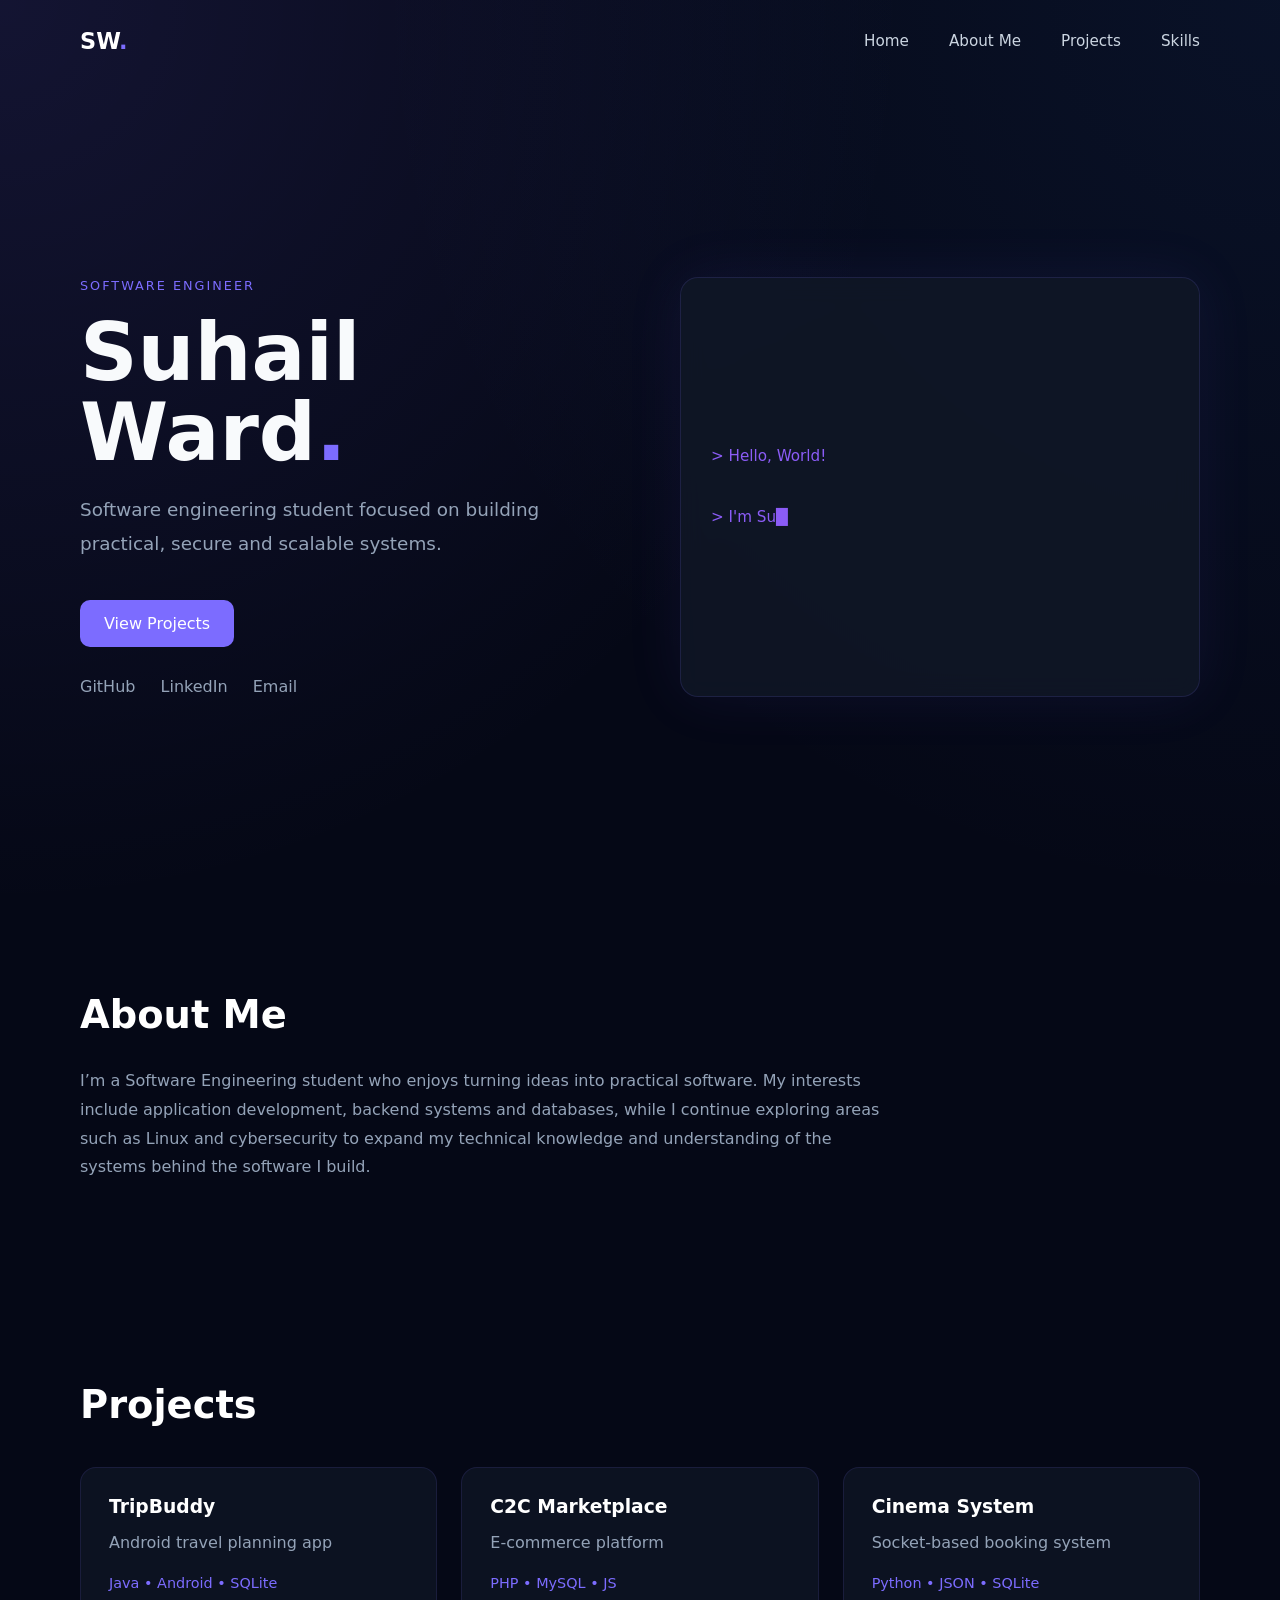
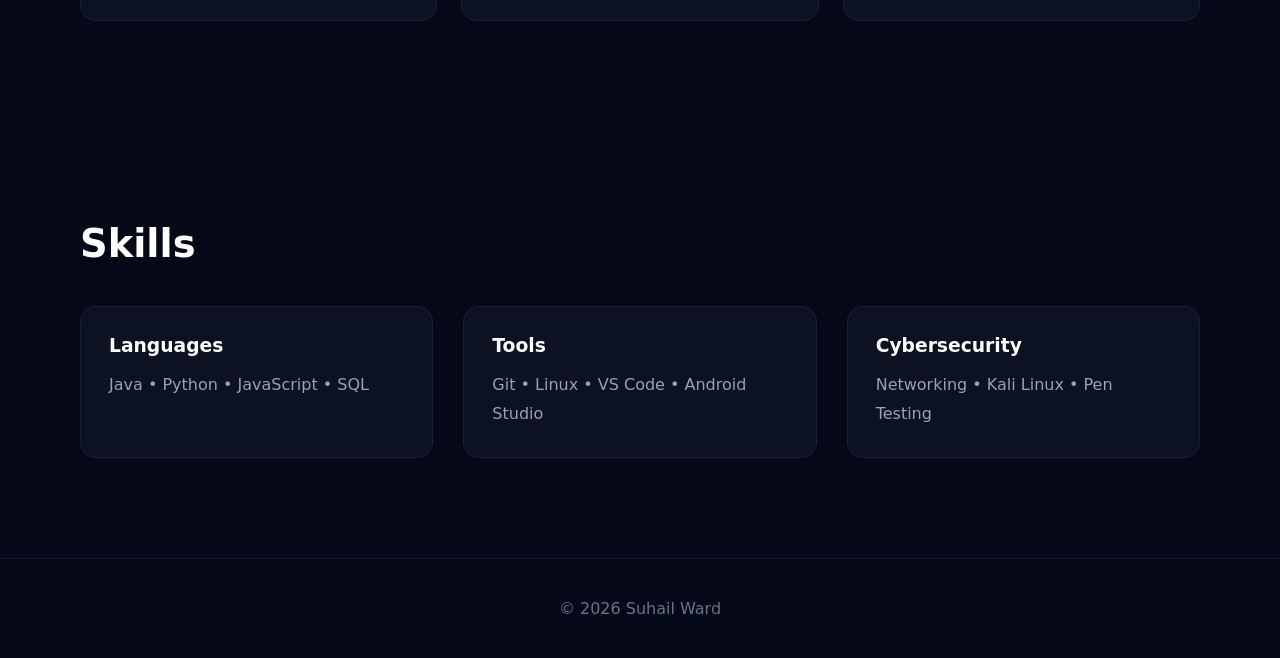
<file: index.html>
<!DOCTYPE html>
<html lang="en">
<head>
    <meta charset="UTF-8">
    <meta name="viewport" content="width=device-width, initial-scale=1.0">
    <title>Suhail Ward | Portfolio</title>
    <link rel="stylesheet" href="src/styles.css">
</head>

<body>

<header class="nav-container">

    <div class="logo">SW</div>

    <nav class="nav-links">
        <a href="#home">Home</a>
        <a href="about.html">About Me</a>
        <a href="projects.html">Projects</a>
        <a href="#skills">Skills</a>
    </nav>

</header>

<section id="home" class="hero">
    <div class="hero-text">
        <p class="role">SOFTWARE ENGINEER</p>
        <h1>Suhail Ward</h1>
        <p class="subtitle">
            Software engineering student focused on building practical, secure and scalable systems.
        </p>

        <div class="buttons">
            <a href="projects.html" class="btn primary">View Projects</a>
        </div>

        <div class="social-links">
        <a href="https://github.com/suhailward101">GitHub</a>
        <a href="https://linkedin.com/in/kaden-suhail-ward-49b045384">LinkedIn</a>
        <a href="mailto:suhailward101@gmail.com">Email</a>
      </div>
  </div>

    <div class="hero-card">
    <pre id="terminal"></pre>
</div>
</section>

<section id="about" class="section">
    <h2>About Me</h2>
    <p>
        I’m a Software Engineering student who enjoys turning ideas into practical software. 
        My interests include application development, backend systems and databases, while I continue 
        exploring areas such as Linux and cybersecurity to expand my technical knowledge and understanding 
        of the systems behind the software I build.
    </p>
</section>

<section id="projects" class="section">
    <h2>Projects</h2>

    <div class="grid">
        <div class="card">
            <h3>TripBuddy</h3>
            <p>Android travel planning app</p>
            <span>Java • Android • SQLite</span>
        </div>

        <div class="card">
            <h3>C2C Marketplace</h3>
            <p>E-commerce platform</p>
            <span>PHP • MySQL • JS</span>
        </div>

        <div class="card">
            <h3>Cinema System</h3>
            <p>Socket-based booking system</p>
            <span>Python • JSON • SQLite</span>
        </div>
    </div>
</section>

<section id="skills" class="section">
    <h2>Skills</h2>

    <div class="skills">
        <div>
            <h3>Languages</h3>
            <p>Java • Python • JavaScript • SQL</p>
        </div>

        <div>
            <h3>Tools</h3>
            <p>Git • Linux • VS Code • Android Studio</p>
        </div>

        <div>
            <h3>Cybersecurity</h3>
            <p>Networking • Kali Linux • Pen Testing</p>
        </div>
    </div>
</section>

<footer>
    <p>© 2026 Suhail Ward</p>
</footer>
<script>
    const lines = [
        "> Hello, World!",
        "",
        "> I'm Suhail Ward.",
        "> Software Engineering Student.",
        "> Building. Learning. Creating."
    ];

    const terminal = document.getElementById("terminal");

    let lineIndex = 0;
    let charIndex = 0;

    function typeText() {

        if (lineIndex < lines.length) {

            if (charIndex < lines[lineIndex].length) {

                terminal.textContent += lines[lineIndex].charAt(charIndex);
                charIndex++;

                setTimeout(typeText, 45);

            } else {

                terminal.textContent += "\n";
                lineIndex++;
                charIndex = 0;

                setTimeout(typeText, 200);
            }
        }
    }

    typeText();
</script>
</body>
</html>
</file>
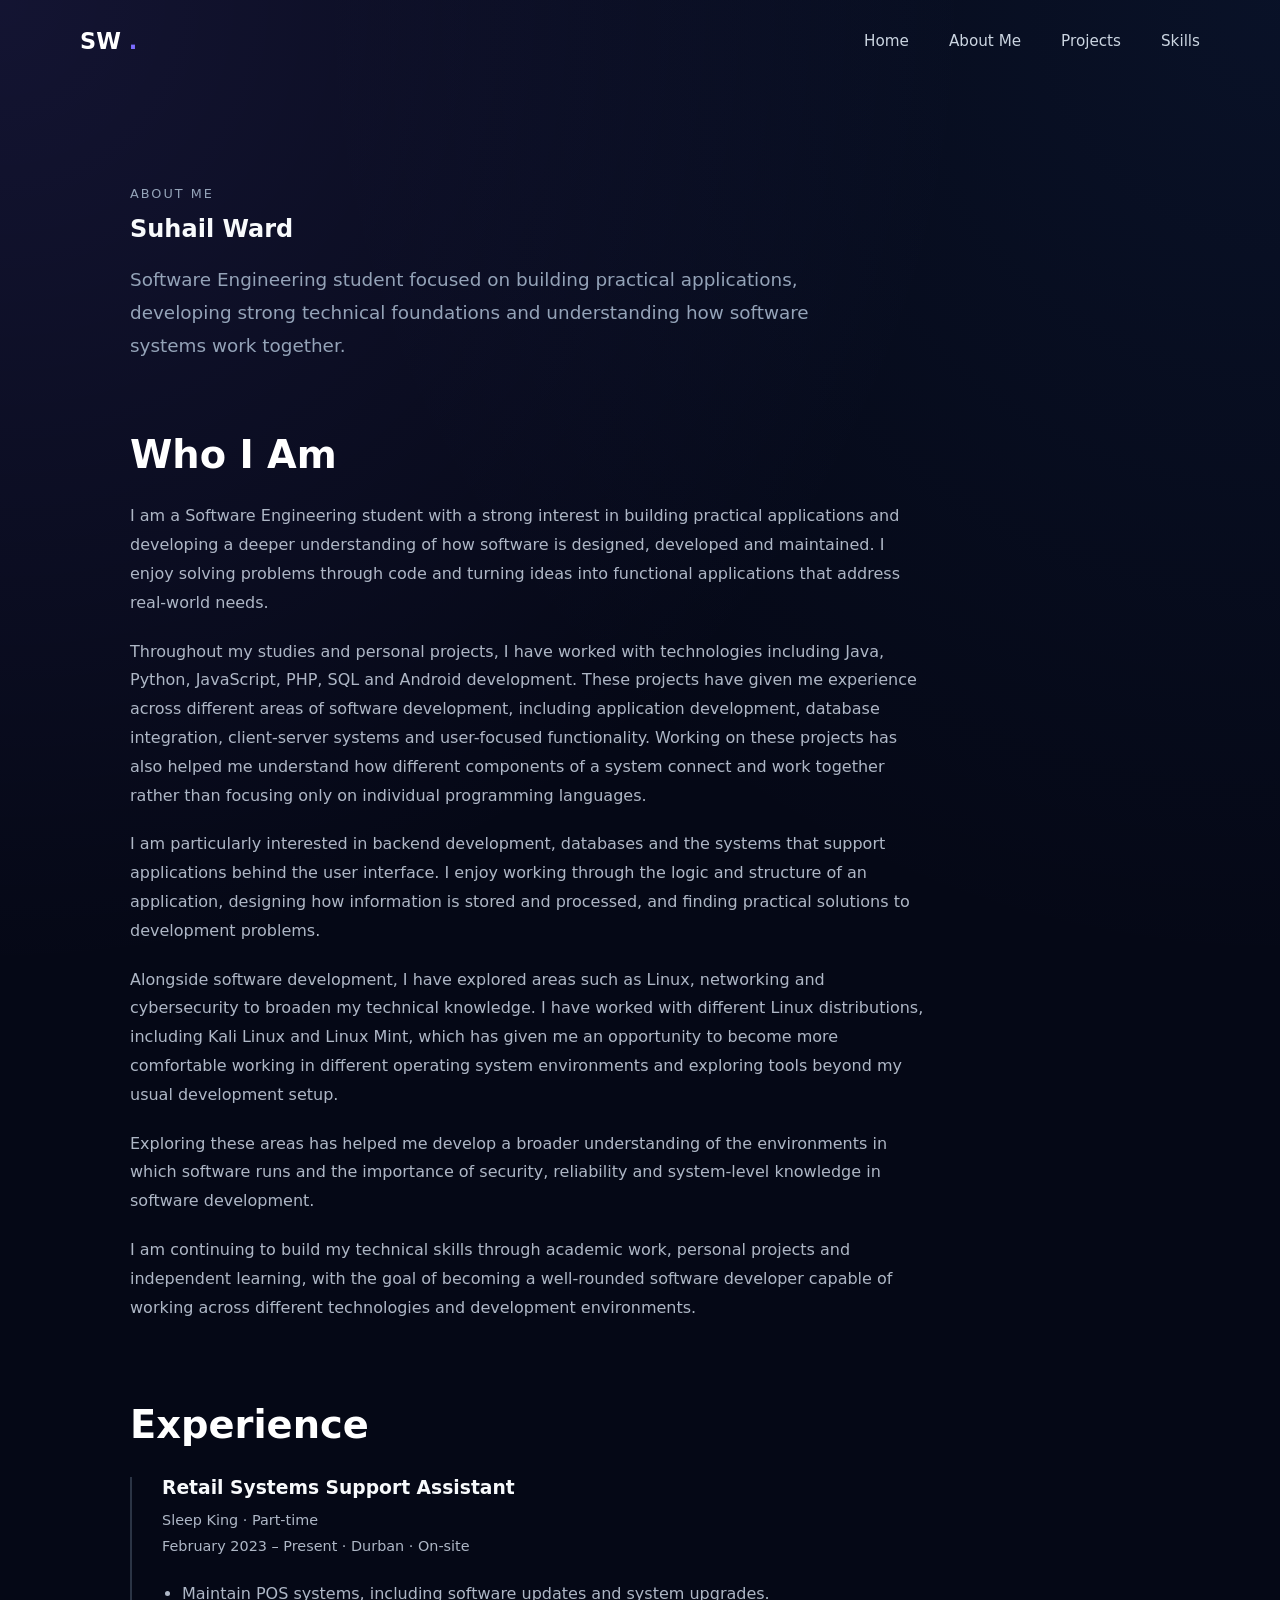
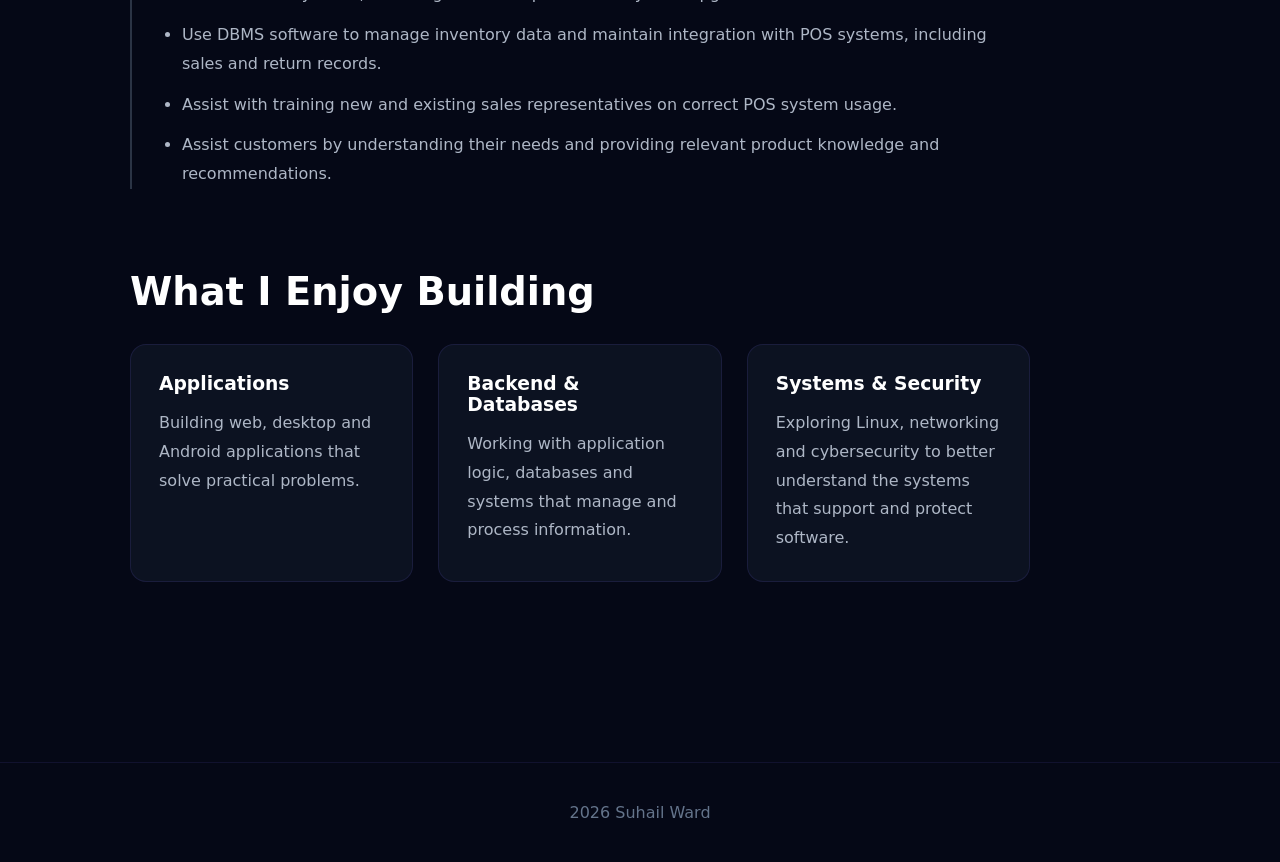
<file: about.html>
<!DOCTYPE html>
<html lang="en">

<head>
    <meta charset="UTF-8">
    <meta name="viewport" content="width=device-width, initial-scale=1.0">
    <title>About Me | Suhail Ward</title>
    <link rel="stylesheet" href="src/styles.css">
</head>

<body>

<header class="nav-container">

<div class="logo">
    <a href="index.html">SW</a>
</div>

<nav class="nav-links">
    <a href="index.html">Home</a>
    <a href="about.html">About Me</a>
    <a href="projects.html">Projects</a>
    <a href="index.html#skills">Skills</a>
</nav>

</header>

<main>

<section class="section about-page">

    <div class="about-header">

        <p class="role">ABOUT ME</p>

        <h1>Suhail Ward</h1>

        <p class="about-intro">
            Software Engineering student focused on building practical
            applications, developing strong technical foundations and
            understanding how software systems work together.
        </p>

    </div>

    <div class="about-content">

        <section class="about-section">

            <h2>Who I Am</h2>

            <p>
                I am a Software Engineering student with a strong interest
                in building practical applications and developing a deeper
                understanding of how software is designed, developed and
                maintained. I enjoy solving problems through code and
                turning ideas into functional applications that address
                real-world needs.
            </p>

            <p>
                Throughout my studies and personal projects, I have worked
                with technologies including Java, Python, JavaScript, PHP,
                SQL and Android development. These projects have given me
                experience across different areas of software development,
                including application development, database integration,
                client-server systems and user-focused functionality.
                Working on these projects has also helped me understand
                how different components of a system connect and work
                together rather than focusing only on individual
                programming languages.
            </p>

            <p>
                I am particularly interested in backend development,
                databases and the systems that support applications behind
                the user interface. I enjoy working through the logic and
                structure of an application, designing how information is
                stored and processed, and finding practical solutions to
                development problems.
            </p>

            <p>
                Alongside software development, I have explored areas such
                as Linux, networking and cybersecurity to broaden my
                technical knowledge. I have worked with different Linux
                distributions, including Kali Linux and Linux Mint, which
                has given me an opportunity to become more comfortable
                working in different operating system environments and
                exploring tools beyond my usual development setup.
            </p>

            <p>
                Exploring these areas has helped me develop a broader
                understanding of the environments in which software runs
                and the importance of security, reliability and
                system-level knowledge in software development.
            </p>

            <p>
                I am continuing to build my technical skills through
                academic work, personal projects and independent learning,
                with the goal of becoming a well-rounded software developer
                capable of working across different technologies and
                development environments.
            </p>

        </section>

        <section class="about-section">

            <h2>Experience</h2>

            <div class="experience-item">

                <h3>Retail Systems Support Assistant</h3>

                <p class="experience-meta">
                    Sleep King · Part-time<br>
                    February 2023 – Present · Durban · On-site
                </p>

                <ul>

                    <li>
                        Maintain POS systems, including software updates
                        and system upgrades.
                    </li>

                    <li>
                        Use DBMS software to manage inventory data and
                        maintain integration with POS systems, including
                        sales and return records.
                    </li>

                    <li>
                        Assist with training new and existing sales
                        representatives on correct POS system usage.
                    </li>

                    <li>
                        Assist customers by understanding their needs and
                        providing relevant product knowledge and
                        recommendations.
                    </li>

                </ul>

            </div>

        </section>

        <section class="about-section">

            <h2>What I Enjoy Building</h2>

            <div class="about-grid">

                <div class="card">

                    <h3>Applications</h3>

                    <p>
                        Building web, desktop and Android applications
                        that solve practical problems.
                    </p>

                </div>

                <div class="card">

                    <h3>Backend & Databases</h3>

                    <p>
                        Working with application logic, databases and
                        systems that manage and process information.
                    </p>

                </div>

                <div class="card">

                    <h3>Systems & Security</h3>

                    <p>
                        Exploring Linux, networking and cybersecurity to
                        better understand the systems that support and
                        protect software.
                    </p>

                </div>

            </div>

        </section>

    </div>

</section>

</main>

<footer>
    <p> 2026 Suhail Ward</p>
</footer>

</body>

</html>
</file>
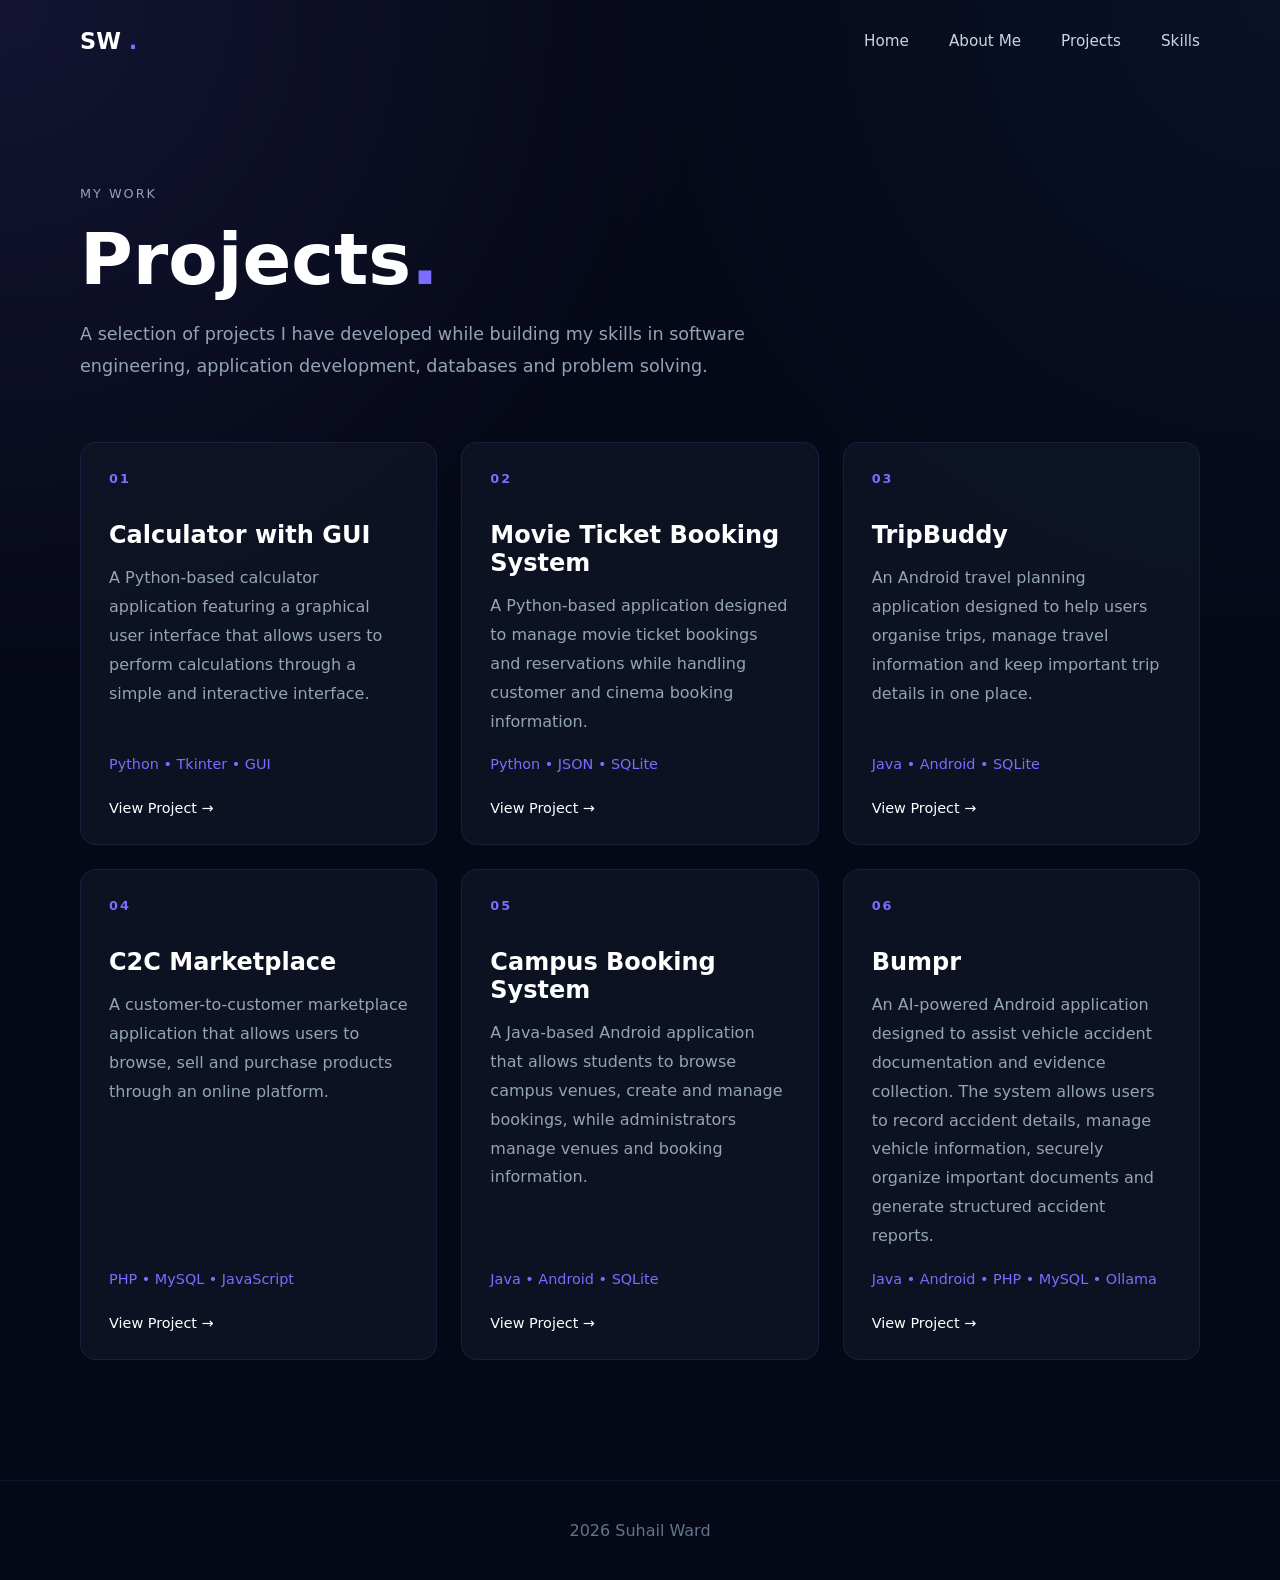
<file: projects.html>
<!DOCTYPE html>

<html lang="en">
<head>
    <meta charset="UTF-8">
    <meta name="viewport" content="width=device-width, initial-scale=1.0">
    <title>Projects | Suhail Ward</title>
    <link rel="stylesheet" href="src/styles.css">
</head>

<body>

<header class="nav-container">

<div class="logo">
    <a href="index.html">SW</a>
</div>

<nav class="nav-links">
    <a href="index.html">Home</a>
    <a href="about.html">About Me</a>
    <a href="projects.html">Projects</a>
    <a href="index.html#skills">Skills</a>
</nav>

</header>

<main>

<section class="section projects-page">

    <div class="projects-header">

        <p class="role">MY WORK</p>

        <h1>Projects</h1>

        <p class="projects-intro">
            A selection of projects I have developed while building my
            skills in software engineering, application development,
            databases and problem solving.
        </p>

    </div>

    <div class="grid">

        <article class="card project-card">

            <div class="project-number">01</div>

            <h3>Calculator with GUI</h3>

            <p>
                A Python-based calculator application featuring a graphical
                user interface that allows users to perform calculations
                through a simple and interactive interface.
            </p>

            <span>Python • Tkinter • GUI</span>

            <a href="projects/gui-calculator.html" class="project-link">
                View Project →
            </a>

        </article>

        <article class="card project-card">

            <div class="project-number">02</div>

            <h3>Movie Ticket Booking System</h3>

            <p>
                A Python-based application designed to manage movie ticket
                bookings and reservations while handling customer and cinema
                booking information.
            </p>

            <span>Python • JSON • SQLite</span>

            <a href="projects/movie-ticket-booking.html" class="project-link">
                View Project →
            </a>

        </article>

        <article class="card project-card">

            <div class="project-number">03</div>

            <h3>TripBuddy</h3>

            <p>
                An Android travel planning application designed to help users
                organise trips, manage travel information and keep important
                trip details in one place.
            </p>

            <span>Java • Android • SQLite</span>

            <a href="projects/tripbuddy.html" class="project-link">
                View Project →
            </a>

        </article>

        <article class="card project-card">

            <div class="project-number">04</div>

            <h3>C2C Marketplace</h3>

            <p>
                A customer-to-customer marketplace application that allows
                users to browse, sell and purchase products through an
                online platform.
            </p>

            <span>PHP • MySQL • JavaScript</span>

            <a href="projects/c2c-marketplace.html" class="project-link">
                View Project →
            </a>

        </article>

        <article class="card project-card">

            <div class="project-number">05</div>

            <h3>Campus Booking System</h3>

            <p>
                A Java-based Android application that allows students to
                browse campus venues, create and manage bookings, while
                administrators manage venues and booking information.
            </p>

            <span>Java • Android • SQLite</span>

            <a href="projects/campus-booking-system.html" class="project-link">
                View Project →
            </a>

        </article>

        <article class="card project-card">

            <div class="project-number">06</div>

            <h3>Bumpr</h3>

            <p>
                An AI-powered Android application designed to assist vehicle accident
                documentation and evidence collection. The system allows users
                to record accident details, manage vehicle information,
                securely organize important documents and generate
                structured accident reports.
            </p>

            <span>Java • Android • PHP • MySQL • Ollama</span>

            <a href="projects/bumpr.html" class="project-link">
                View Project →
            </a>

        </article>

    </div>

</section>

</main>

<footer>
    <p>2026 Suhail Ward</p>
</footer>

</body>
</html>
</file>
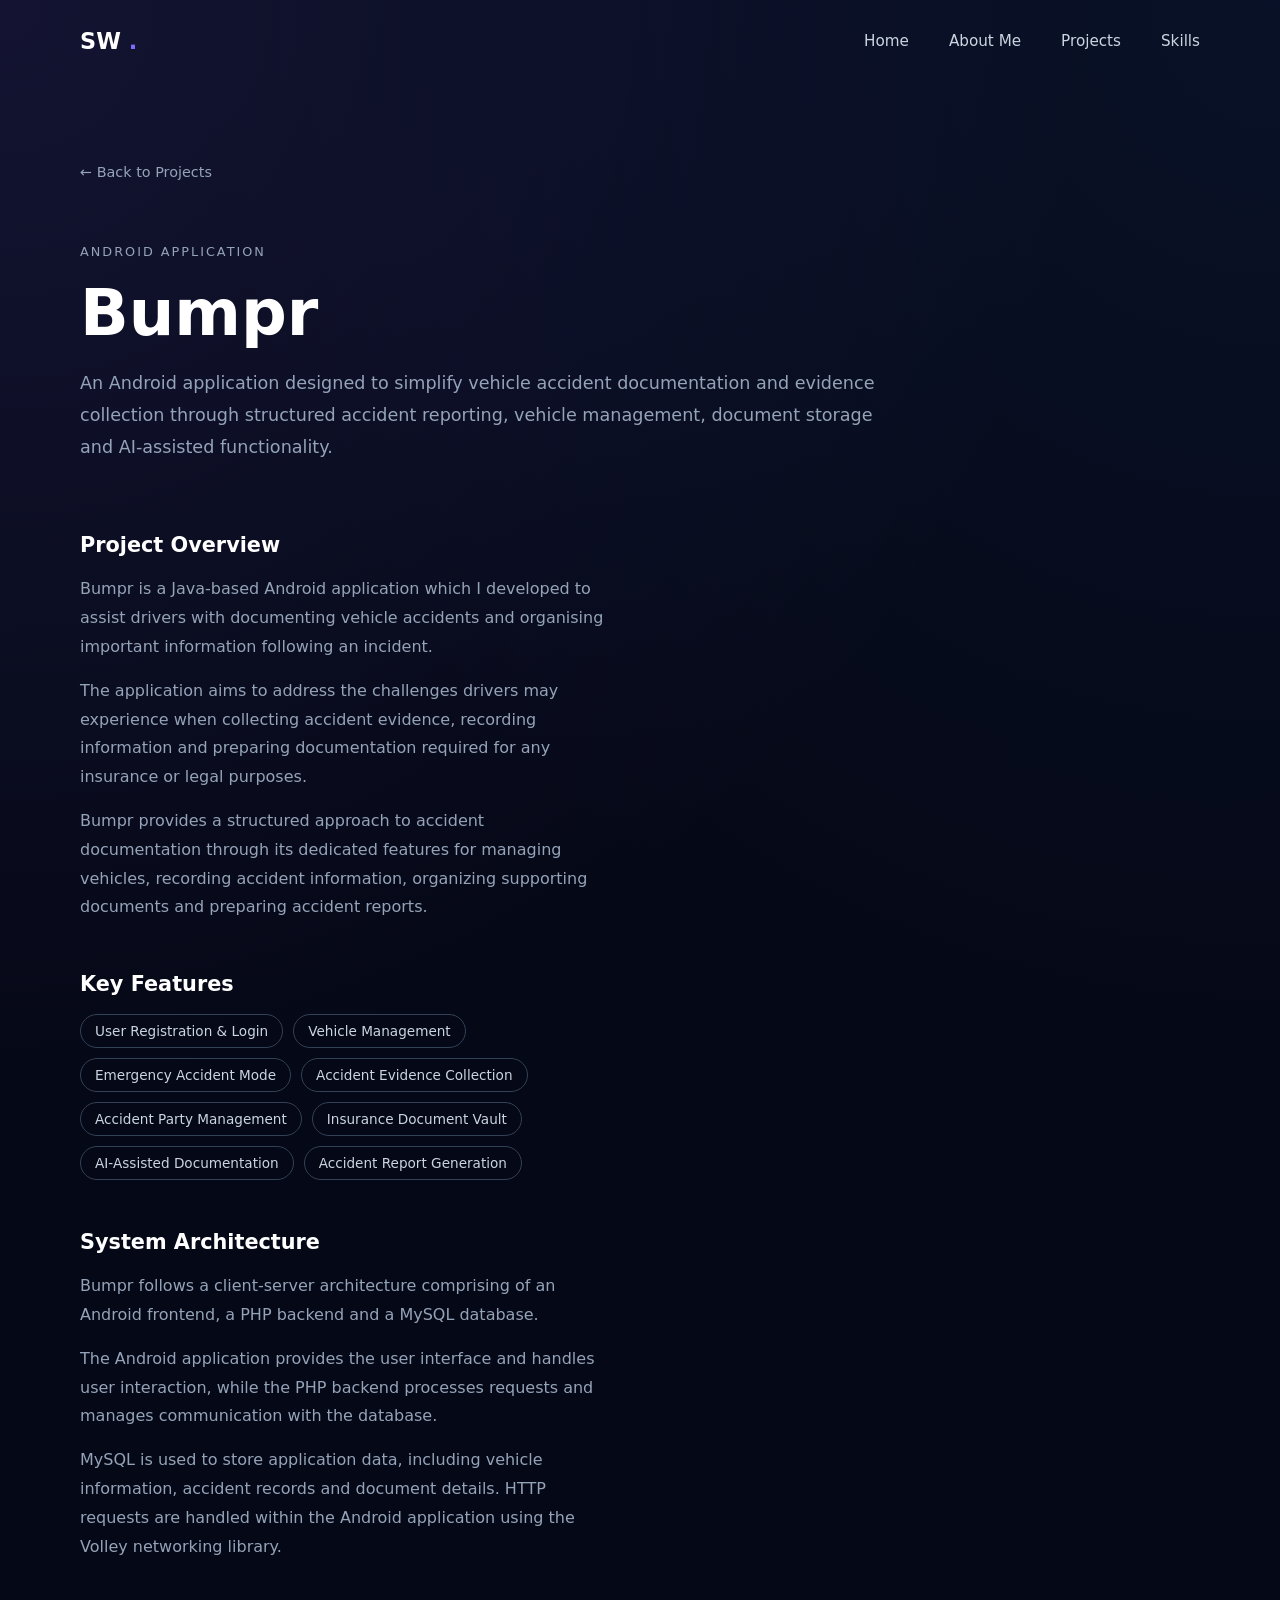
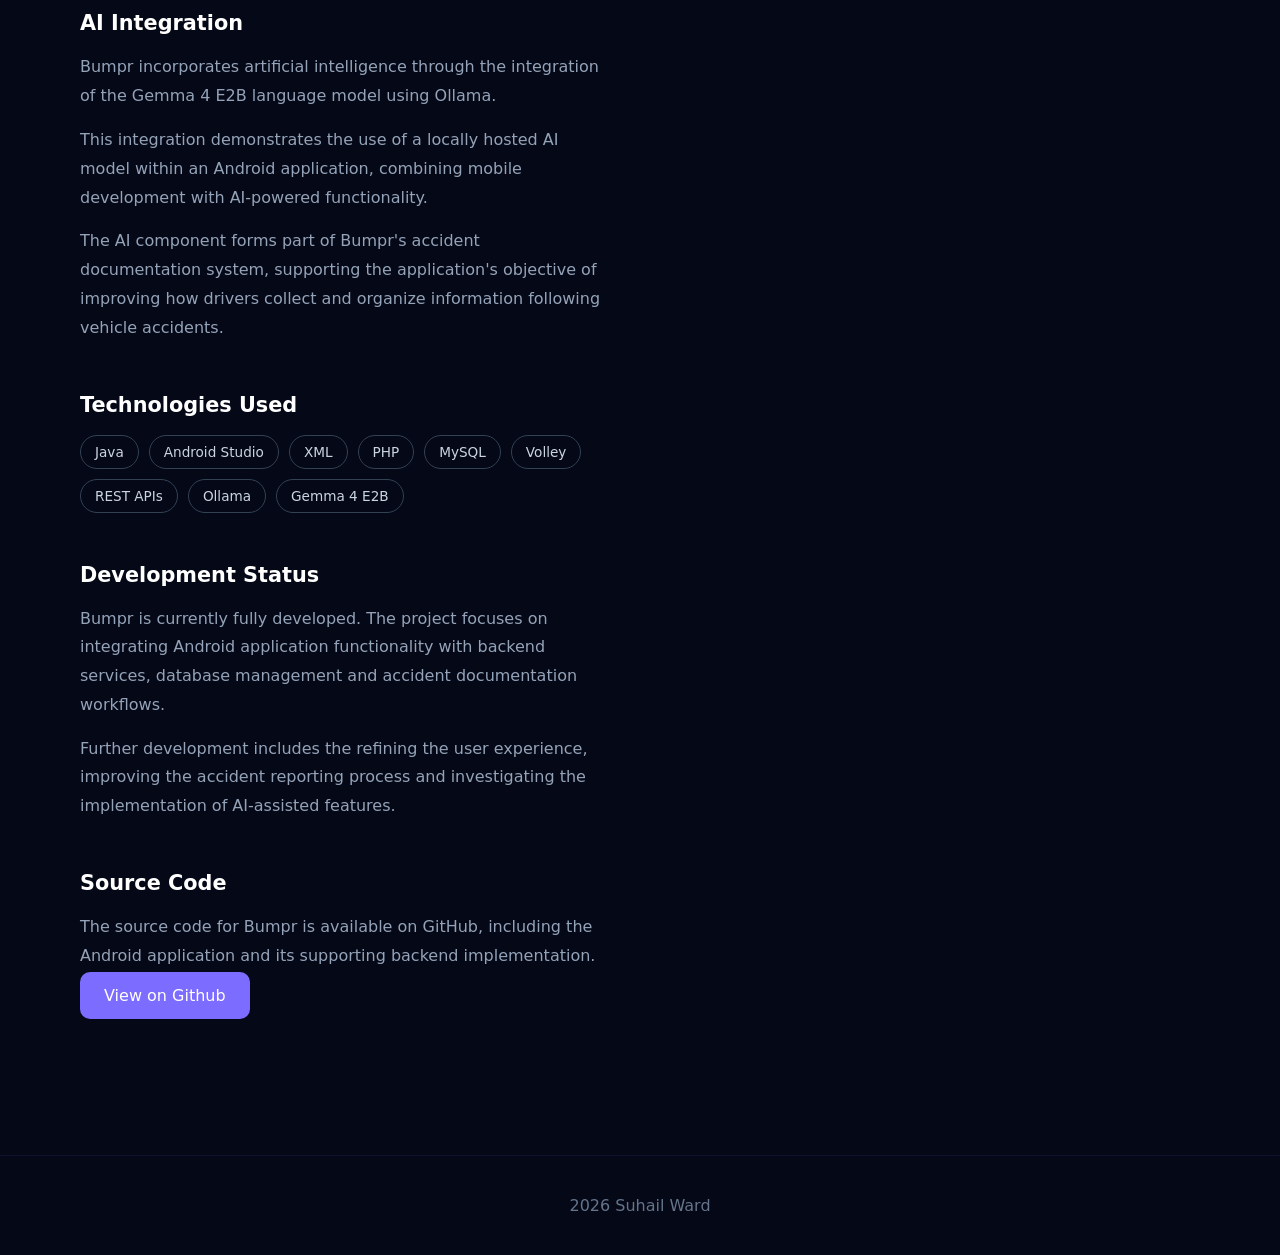
<file: projects/bumpr.html>
<!DOCTYPE html>
<html lang="en">

<head>
    <meta charset="UTF-8">
    <meta name="viewport" content="width=device-width, initial-scale=1.0">
    <title>Bumpr | Suhail Ward</title>
    <link rel="stylesheet" href="../src/styles.css">
</head>

<body>

<header class="nav-container">

    <div class="logo">
        <a href="../index.html">SW</a>
    </div>

    <nav class="nav-links">
        <a href="../index.html">Home</a>
        <a href="../about.html">About Me</a>
        <a href="../projects.html">Projects</a>
        <a href="../index.html#skills">Skills</a>
    </nav>

</header>

<main>

<section class="section project-detail-page">

    <a href="../projects.html" class="back-link">
        ← Back to Projects
    </a>

    <div class="project-detail-header">

        <p class="role">ANDROID APPLICATION</p>

        <h1>Bumpr</h1>

        <p class="project-summary">
            An Android application designed to simplify vehicle
            accident documentation and evidence collection through
            structured accident reporting, vehicle management,
            document storage and AI-assisted functionality.
        </p>

    </div>

    <div class="project-detail-content">

        <div class="project-info">

            <section class="project-detail-section">

                <h2>Project Overview</h2>

                <p>
                    Bumpr is a Java-based Android application
                    which I developed to assist drivers
                    with documenting vehicle accidents and
                    organising important information following
                    an incident.
                </p>

                <p>
                    The application aims to address the challenges
                    drivers may experience when collecting
                    accident evidence, recording information
                    and preparing documentation required for any
                    insurance or legal purposes.
                </p>

                <p>
                    Bumpr provides a structured approach to
                    accident documentation through its dedicated
                    features for managing vehicles, recording
                    accident information, organizing supporting
                    documents and preparing accident reports.
                </p>

            </section>

            <section class="project-detail-section">

                <h2>Key Features</h2>

                <div class="tech-list">
                    <span>User Registration &amp; Login</span>
                    <span>Vehicle Management</span>
                    <span>Emergency Accident Mode</span>
                    <span>Accident Evidence Collection</span>
                    <span>Accident Party Management</span>
                    <span>Insurance Document Vault</span>
                    <span>AI-Assisted Documentation</span>
                    <span>Accident Report Generation</span>
                </div>

            </section>

            <section class="project-detail-section">

                <h2>System Architecture</h2>

                <p>
                    Bumpr follows a client-server architecture
                    comprising of an Android frontend, a PHP
                    backend and a MySQL database.
                </p>

                <p>
                    The Android application provides the user
                    interface and handles user interaction,
                    while the PHP backend processes requests
                    and manages communication with the database.
                </p>

                <p>
                    MySQL is used to store application data,
                    including vehicle information, accident
                    records and document details. HTTP requests
                    are handled within the Android application
                    using the Volley networking library.
                </p>

            </section>

            <section class="project-detail-section">

                <h2>AI Integration</h2>

                <p>
                    Bumpr incorporates artificial intelligence
                    through the integration of the Gemma 4 E2B
                    language model using Ollama.
                </p>

                <p>
                    This integration demonstrates the use of
                    a locally hosted AI model within an Android
                    application, combining mobile development
                    with AI-powered functionality.
                </p>

                <p>
                    The AI component forms part of Bumpr's
                    accident documentation system, supporting
                    the application's objective of improving
                    how drivers collect and organize information
                    following vehicle accidents.
                </p>

            </section>

            <section class="project-detail-section">

                <h2>Technologies Used</h2>

                <div class="tech-list">
                    <span>Java</span>
                    <span>Android Studio</span>
                    <span>XML</span>
                    <span>PHP</span>
                    <span>MySQL</span>
                    <span>Volley</span>
                    <span>REST APIs</span>
                    <span>Ollama</span>
                    <span>Gemma 4 E2B</span>
                </div>

            </section>

            <section class="project-detail-section">

                <h2>Development Status</h2>

                <p>
                    Bumpr is currently fully developed.
                    The project focuses on integrating
                    Android application functionality
                    with backend services, database
                    management and accident documentation
                    workflows.
                </p>

                <p>
                    Further development includes the refining
                    the user experience, improving the
                    accident reporting process and
                    investigating the implementation
                    of AI-assisted features.
                </p>

            </section>

            <section class="project-detail-section">

                <h2>Source Code</h2>

                <p>
                    The source code for Bumpr is available on GitHub,
                    including the Android application and its
                    supporting backend implementation.
                </p>

                <a
                  href="https://github.com/suhailward101/suhailward101.github.io/tree/main/src/bumpr"
                  class="btn primary"
                  target="_blank"
                  rel="noopener noreferrer"
                >View on Github
                </a>

            </section>

        </div>

    </div>

</section>

</main>

<footer>
    <p>2026 Suhail Ward</p>
</footer>

</body>
</html>
</file>
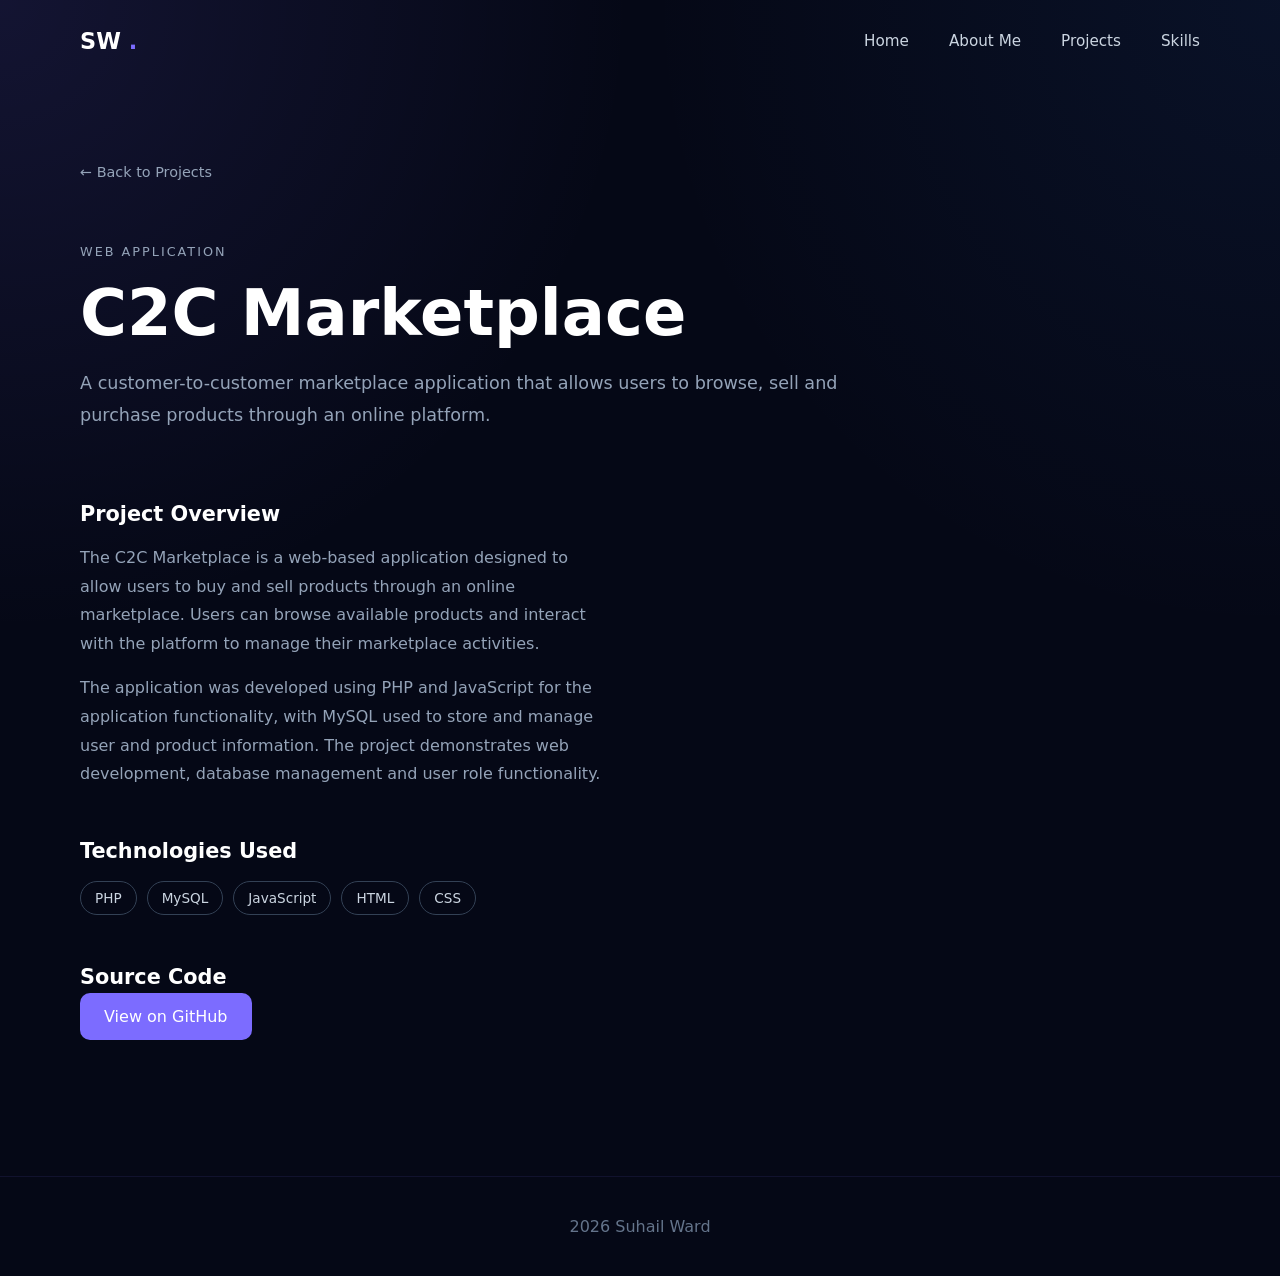
<file: projects/c2c-marketplace.html>
<!DOCTYPE html>
<html lang="en">
<head>
    <meta charset="UTF-8">
    <meta name="viewport" content="width=device-width, initial-scale=1.0">
    <title>C2C Marketplace | Suhail Ward</title>
    <link rel="stylesheet" href="../src/styles.css">
</head>

<body>

<header class="nav-container">

    <div class="logo">
        <a href="../index.html">SW</a>
    </div>

    <nav class="nav-links">
        <a href="../index.html">Home</a>
        <a href="../about.html">About Me</a>
        <a href="../projects.html">Projects</a>
        <a href="../index.html#skills">Skills</a>
    </nav>

</header>

<main>

    <section class="section project-detail-page">

        <a href="../projects.html" class="back-link">← Back to Projects</a>

        <div class="project-detail-header">

            <p class="role">WEB APPLICATION</p>

            <h1>C2C Marketplace</h1>

            <p class="project-summary">
                A customer-to-customer marketplace application that allows
                users to browse, sell and purchase products through an
                online platform.
            </p>

        </div>

        <div class="project-detail-content">

            <div class="project-info">

                <section class="project-detail-section">
                    <h2>Project Overview</h2>

                    <p>
                        The C2C Marketplace is a web-based application designed
                        to allow users to buy and sell products through an
                        online marketplace. Users can browse available products
                        and interact with the platform to manage their
                        marketplace activities.
                    </p>

                    <p>
                        The application was developed using PHP and JavaScript
                        for the application functionality, with MySQL used to
                        store and manage user and product information. The
                        project demonstrates web development, database
                        management and user role functionality.
                    </p>
                </section>

                <section class="project-detail-section">
                    <h2>Technologies Used</h2>

                    <div class="tech-list">
                        <span>PHP</span>
                        <span>MySQL</span>
                        <span>JavaScript</span>
                        <span>HTML</span>
                        <span>CSS</span>
                    </div>
                </section>

                <section class="project-detail-section">
                    <h2>Source Code</h2>

                    <a
                        href="https://github.com/suhailward101/craftcorner-c2c"
                        class="btn primary"
                        target="_blank"
                        rel="noopener noreferrer"
                    >
                        View on GitHub
                    </a>
                </section>

            </div>

        </div>

    </section>

</main>

<footer>
    <p>2026 Suhail Ward</p>
</footer>

</body>
</html>
</file>
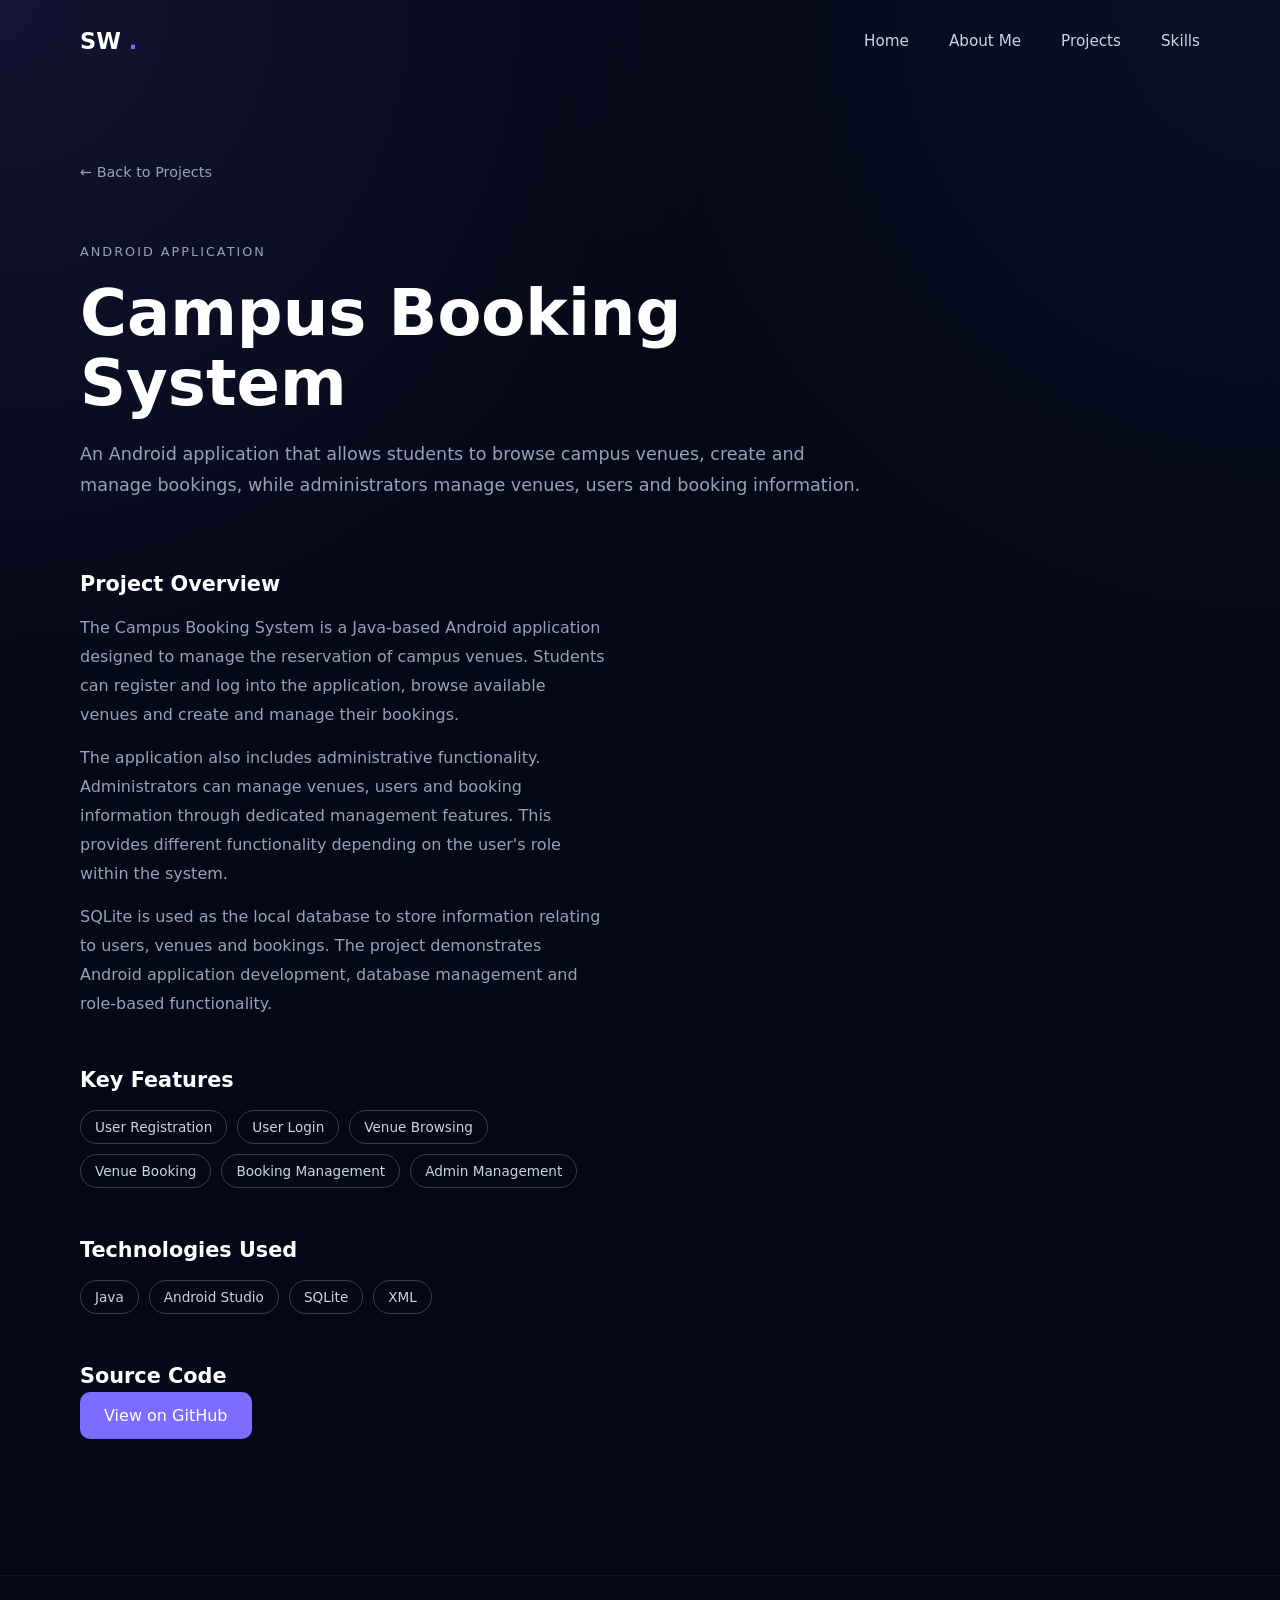
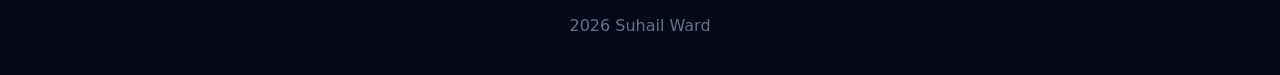
<file: projects/campus-booking-system.html>
<!DOCTYPE html>

<html lang="en">
<head>
    <meta charset="UTF-8">
    <meta name="viewport" content="width=device-width, initial-scale=1.0">
    <title>Campus Booking System | Suhail Ward</title>
    <link rel="stylesheet" href="../src/styles.css">
</head>

<body>

<header class="nav-container">

<div class="logo">
    <a href="../index.html">SW</a>
</div>

<nav class="nav-links">
    <a href="../index.html">Home</a>
    <a href="../about.html">About Me</a>
    <a href="../projects.html">Projects</a>
    <a href="../index.html#skills">Skills</a>
</nav>

</header>

<main>

<section class="section project-detail-page">

    <a href="../projects.html" class="back-link">← Back to Projects</a>

    <div class="project-detail-header">

        <p class="role">ANDROID APPLICATION</p>

        <h1>Campus Booking System</h1>

        <p class="project-summary">
            An Android application that allows students to browse campus
            venues, create and manage bookings, while administrators
            manage venues, users and booking information.
        </p>

    </div>

    <div class="project-detail-content">

        <div class="project-info">

            <section class="project-detail-section">
                <h2>Project Overview</h2>

                <p>
                    The Campus Booking System is a Java-based Android
                    application designed to manage the reservation of
                    campus venues. Students can register and log into the
                    application, browse available venues and create and
                    manage their bookings.
                </p>

                <p>
                    The application also includes administrative
                    functionality. Administrators can manage venues,
                    users and booking information through dedicated
                    management features. This provides different
                    functionality depending on the user's role within
                    the system.
                </p>

                <p>
                    SQLite is used as the local database to store
                    information relating to users, venues and bookings.
                    The project demonstrates Android application
                    development, database management and role-based
                    functionality.
                </p>
            </section>

            <section class="project-detail-section">
                <h2>Key Features</h2>

                <div class="tech-list">
                    <span>User Registration</span>
                    <span>User Login</span>
                    <span>Venue Browsing</span>
                    <span>Venue Booking</span>
                    <span>Booking Management</span>
                    <span>Admin Management</span>
                </div>
            </section>

            <section class="project-detail-section">
                <h2>Technologies Used</h2>

                <div class="tech-list">
                    <span>Java</span>
                    <span>Android Studio</span>
                    <span>SQLite</span>
                    <span>XML</span>
                </div>
            </section>

            <section class="project-detail-section">
                <h2>Source Code</h2>

                <a
                    href="https://github.com/suhailward101"
                    class="btn primary"
                    target="_blank"
                    rel="noopener noreferrer"
                >
                    View on GitHub
                </a>
            </section>

        </div>

    </div>

</section>

</main>

<footer>
    <p>2026 Suhail Ward</p>
</footer>

</body>
</html>
</file>
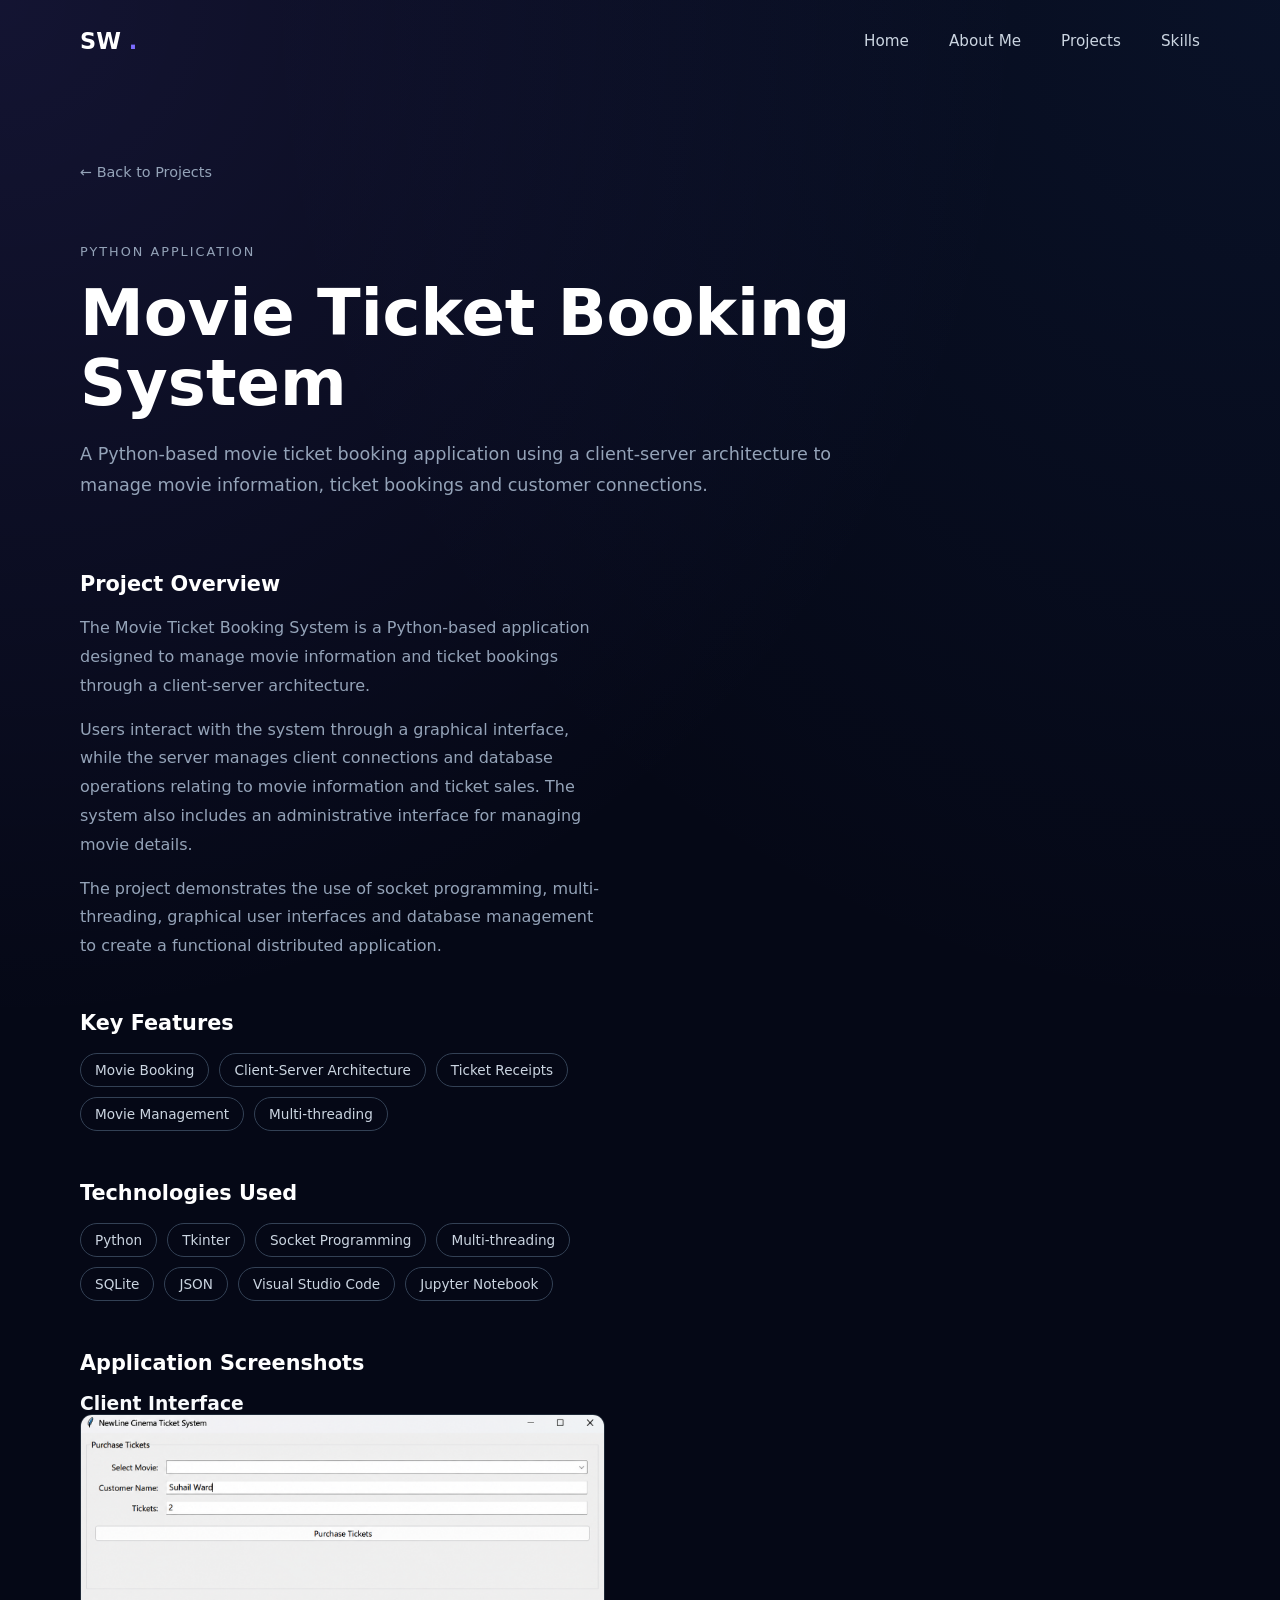
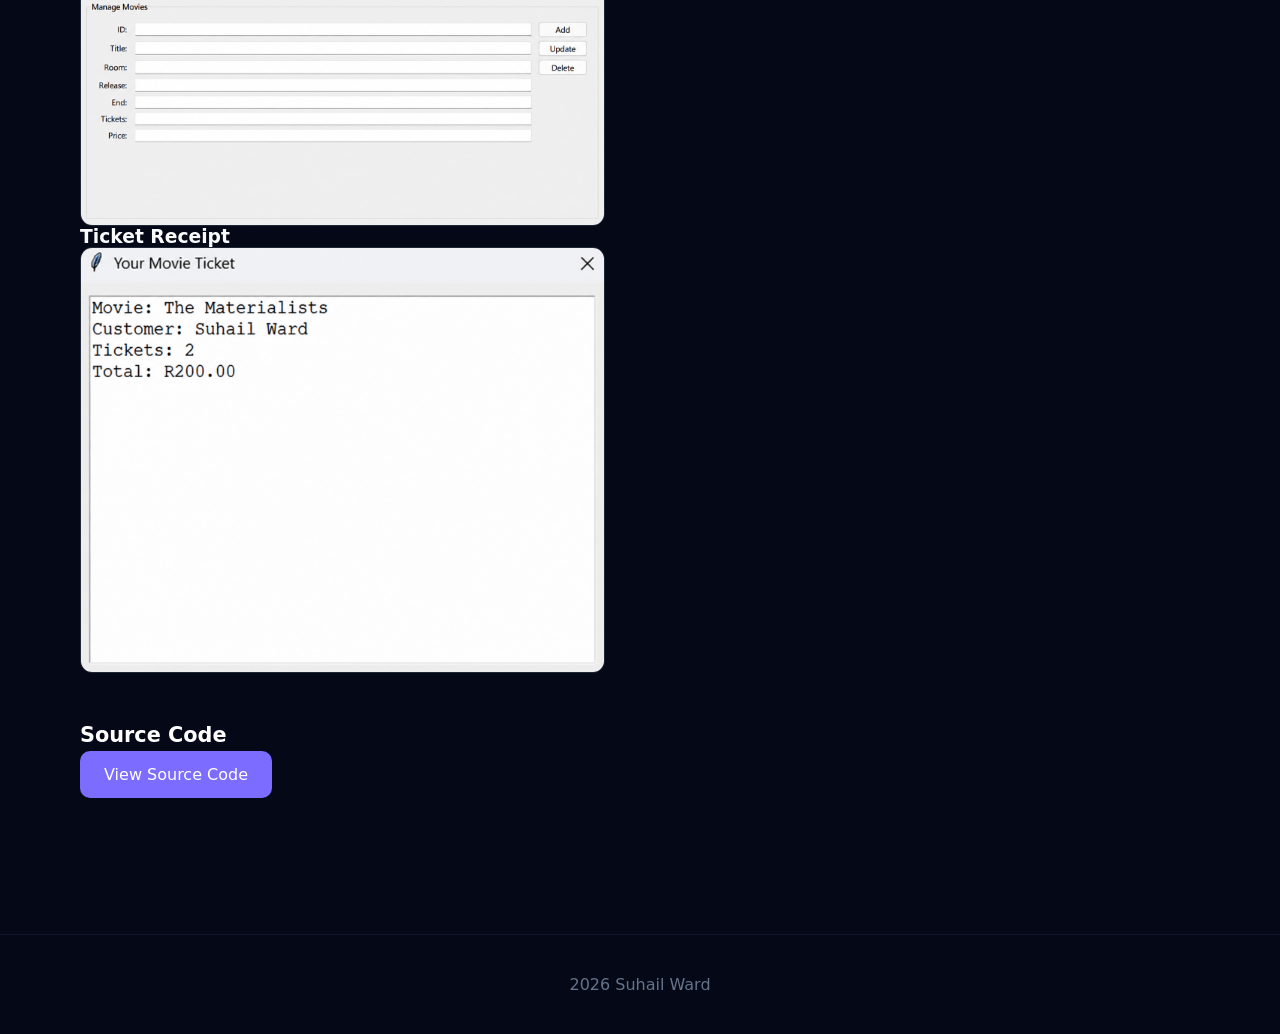
<file: projects/movie-ticket-booking.html>
<!DOCTYPE html>

<html lang="en">

<head>
    <meta charset="UTF-8">
    <meta name="viewport" content="width=device-width, initial-scale=1.0">
    <title>Movie Ticket Booking System | Suhail Ward</title>
    <link rel="stylesheet" href="../src/styles.css">
</head>

<body>

<header class="nav-container">

<div class="logo">
    <a href="../index.html">SW</a>
</div>

<nav class="nav-links">
    <a href="../index.html">Home</a>
    <a href="../about.html">About Me</a>
    <a href="../projects.html">Projects</a>
    <a href="../index.html#skills">Skills</a>
</nav>

</header>

<main>

<section class="section project-detail-page">

    <a href="../projects.html" class="back-link">← Back to Projects</a>

    <div class="project-detail-header">

        <p class="role">PYTHON APPLICATION</p>

        <h1>Movie Ticket Booking System</h1>

        <p class="project-summary">
            A Python-based movie ticket booking application using a
            client-server architecture to manage movie information,
            ticket bookings and customer connections.
        </p>

    </div>

    <div class="project-detail-content">

        <div class="project-info">

            <section class="project-detail-section">

                <h2>Project Overview</h2>

                <p>
                    The Movie Ticket Booking System is a Python-based
                    application designed to manage movie information and
                    ticket bookings through a client-server architecture.
                </p>

                <p>
                    Users interact with the system through a graphical
                    interface, while the server manages client connections
                    and database operations relating to movie information
                    and ticket sales. The system also includes an
                    administrative interface for managing movie details.
                </p>

                <p>
                    The project demonstrates the use of socket programming,
                    multi-threading, graphical user interfaces and database
                    management to create a functional distributed
                    application.
                </p>

            </section>

            <section class="project-detail-section">

                <h2>Key Features</h2>

                <div class="tech-list">
                    <span>Movie Booking</span>
                    <span>Client-Server Architecture</span>
                    <span>Ticket Receipts</span>
                    <span>Movie Management</span>
                    <span>Multi-threading</span>
                </div>

            </section>

            <section class="project-detail-section">

                <h2>Technologies Used</h2>

                <div class="tech-list">
                    <span>Python</span>
                    <span>Tkinter</span>
                    <span>Socket Programming</span>
                    <span>Multi-threading</span>
                    <span>SQLite</span>
                    <span>JSON</span>
                    <span>Visual Studio Code</span>
                    <span>Jupyter Notebook</span>
                </div>

            </section>

            <section class="project-detail-section">

                <h2>Application Screenshots</h2>

                <div class="project-screenshots">

                    <div>
                        <h3>Client Interface</h3>

                        <img
                            src="../images/client-main.png"
                            alt="Movie Ticket Booking client interface"
                            class="project-image"
                        >
                    </div>

                    <div>
                        <h3>Ticket Receipt</h3>

                        <img
                            src="../images/ticket-reciept.png"
                            alt="Generated movie ticket receipt"
                            class="project-image"
                        >
                    </div>

                </div>

            </section>

            <section class="project-detail-section">

                <h2>Source Code</h2>

                <a
                    href="https://github.com/suhailward101/suhailward101.github.io/tree/main/source-code/movie-ticket-booking"
                    class="btn primary"
                    target="_blank"
                    rel="noopener noreferrer"
                >
                    View Source Code
                </a>

            </section>

        </div>

    </div>

</section>

</main>

<footer>
    <p>2026 Suhail Ward</p>
</footer>

</body>

</html>
</file>
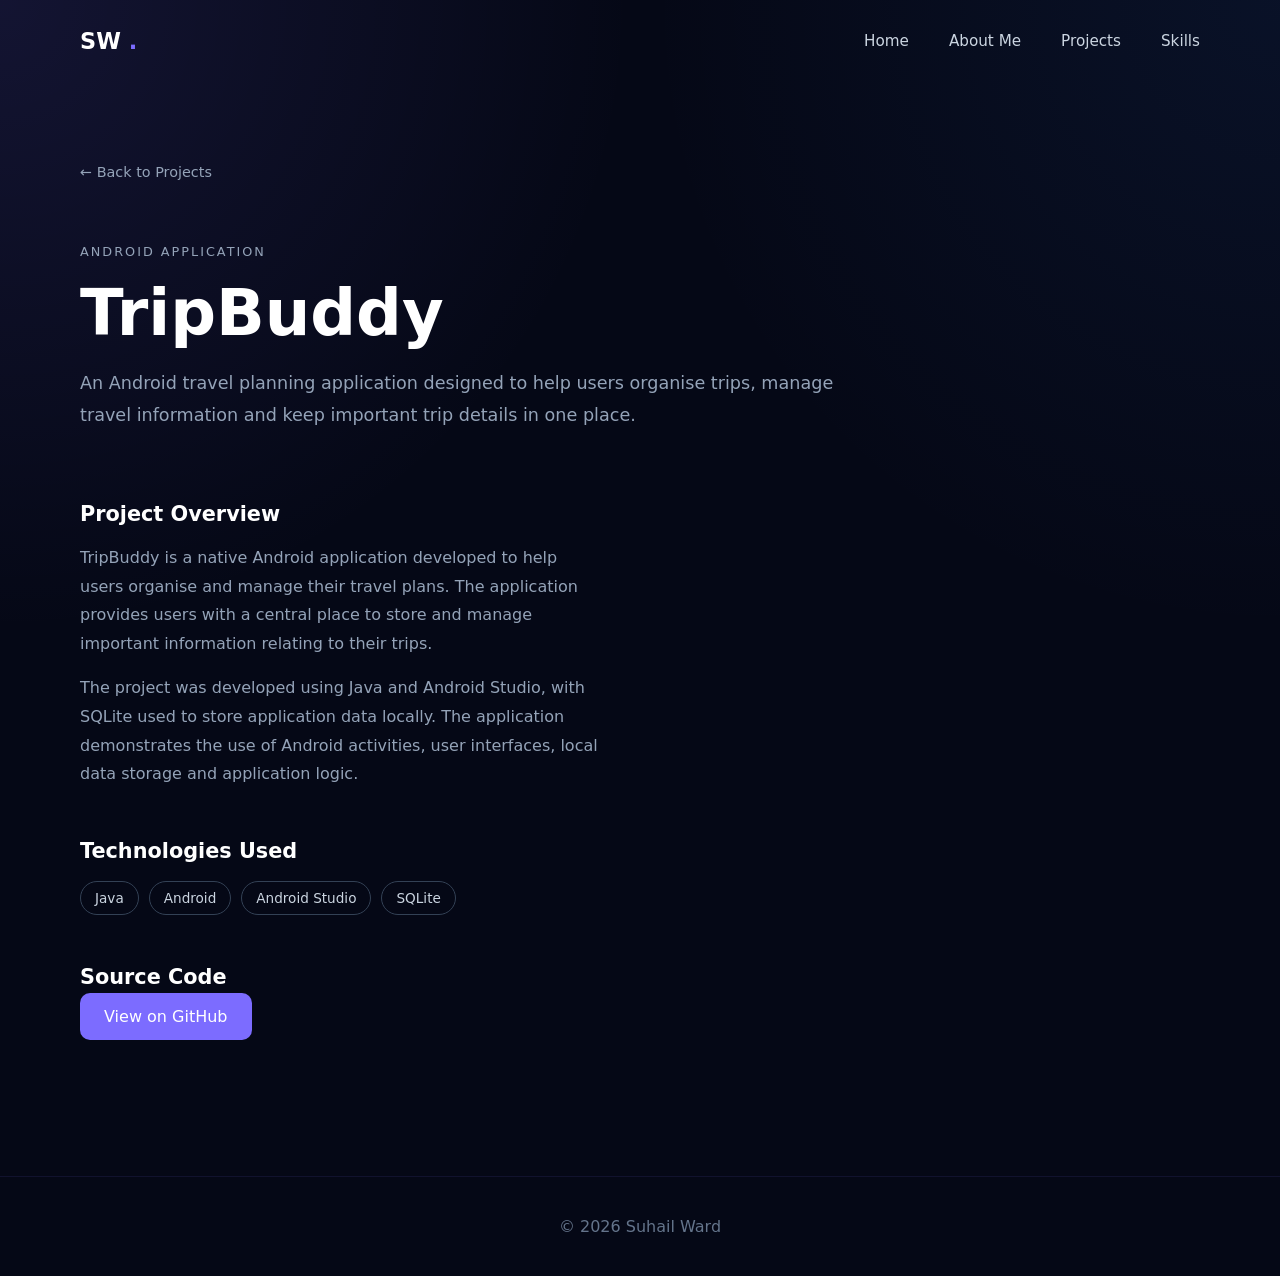
<file: projects/tripbuddy.html>
<!DOCTYPE html>
<html lang="en">
<head>
    <meta charset="UTF-8">
    <meta name="viewport" content="width=device-width, initial-scale=1.0">
    <title>TripBuddy | Suhail Ward</title>
    <link rel="stylesheet" href="../src/styles.css">
</head>

<body>

<header class="nav-container">

    <div class="logo">
        <a href="../index.html">SW</a>
    </div>

    <nav class="nav-links">
        <a href="../index.html">Home</a>
        <a href="../about.html">About Me</a>
        <a href="../projects.html">Projects</a>
        <a href="../index.html#skills">Skills</a>
    </nav>

</header>

<main>

    <section class="section project-detail-page">

        <a href="../projects.html" class="back-link">← Back to Projects</a>

        <div class="project-detail-header">

            <p class="role">ANDROID APPLICATION</p>

            <h1>TripBuddy</h1>

            <p class="project-summary">
                An Android travel planning application designed to help users
                organise trips, manage travel information and keep important
                trip details in one place.
            </p>

        </div>

        <div class="project-detail-content">

            <div class="project-info">

                <section class="project-detail-section">
                    <h2>Project Overview</h2>

                    <p>
                        TripBuddy is a native Android application developed to
                        help users organise and manage their travel plans.
                        The application provides users with a central place
                        to store and manage important information relating
                        to their trips.
                    </p>

                    <p>
                        The project was developed using Java and Android Studio,
                        with SQLite used to store application data locally.
                        The application demonstrates the use of Android
                        activities, user interfaces, local data storage and
                        application logic.
                    </p>
                </section>

                <section class="project-detail-section">
                    <h2>Technologies Used</h2>

                    <div class="tech-list">
                        <span>Java</span>
                        <span>Android</span>
                        <span>Android Studio</span>
                        <span>SQLite</span>
                    </div>
                </section>

                <section class="project-detail-section">
                    <h2>Source Code</h2>

                    <a
                        href="https://github.com/suhailward101"
                        class="btn primary"
                        target="_blank"
                        rel="noopener noreferrer"
                    >
                        View on GitHub
                    </a>
                </section>

            </div>

        </div>

    </section>

</main>

<footer>
    <p>© 2026 Suhail Ward</p>
</footer>

</body>
</html>
</file>
<file: src/styles.css>
* {
    margin: 0;
    padding: 0;
    box-sizing: border-box;
    font-family: Inter, system-ui, sans-serif;
}

html {
    scroll-behavior: smooth;
}

body {
    background:
        radial-gradient(circle at top left, rgba(124,108,255,0.12), transparent 35%),
        radial-gradient(circle at top right, rgba(59,130,246,0.08), transparent 35%),
        #050816;
    color: #f8fafc;
    min-height: 100vh;
}

.nav-container {
    max-width: 1200px;
    margin: 0 auto;
    padding: 28px 40px;
    display: flex;
    justify-content: space-between;
    align-items: center;
}

.logo {
    font-size: 1.4rem;
    font-weight: 700;
    color: #ffffff;
}

.logo::after {
    content: ".";
    color: #7c6cff;
}

.nav-links {
    display: flex;
    gap: 40px;
}

.nav-links a {
    text-decoration: none;
    color: #cbd5e1;
    font-size: 0.95rem;
    transition: 0.3s ease;
}

.nav-links a:hover {
    color: #7c6cff;
}

.hero {
    max-width: 1200px;
    margin: 0 auto;
    min-height: 90vh;
    display: grid;
    grid-template-columns: 1fr 1fr;
    gap: 80px;
    align-items: center;
    padding: 0 40px;
}

.hero-text h1 {
    font-size: 5rem;
    font-weight: 700;
    line-height: 1;
    margin: 20px 0;
}

.hero-text h1::after {
    content: ".";
    color: #7c6cff;
}

.role {
    color: #7c6cff;
    font-size: 0.8rem;
    letter-spacing: 2px;
    text-transform: uppercase;
    margin-bottom: 10px;
}

.subtitle {
    color: #94a3b8;
    font-size: 1.15rem;
    line-height: 1.8;
    max-width: 550px;
}

.buttons {
    margin-top: 40px;
    display: flex;
    gap: 15px;
}

.btn {
    padding: 14px 24px;
    border-radius: 10px;
    text-decoration: none;
    transition: 0.3s ease;
    font-weight: 500;
}

.btn.primary {
    background: #7c6cff;
    color: white;
}

.btn.primary:hover {
    transform: translateY(-3px);
    box-shadow: 0 10px 25px rgba(124,108,255,0.3);
}

.btn:not(.primary) {
    border: 1px solid #374151;
    color: white;
}

.btn:not(.primary):hover {
    background: #111827;
}

.hero-card {
    background: rgba(17,24,39,0.8);
    border: 1px solid rgba(124,108,255,0.15);
    border-radius: 18px;
    padding: 30px;
    backdrop-filter: blur(12px);
    box-shadow: 0 0 60px rgba(124,108,255,0.08);
    min-height: 420px;
    display: flex;
    align-items: center;
}

.hero-card pre {
    color: #8b5cf6;
    line-height: 2;
    font-size: 0.95rem;
    white-space: pre-wrap;
}

.section {
    max-width: 1200px;
    margin: 0 auto;
    padding: 100px 40px;
}

.section h2 {
    font-size: 2.4rem;
    margin-bottom: 30px;
    color: #ffffff;
}

.section p {
    color: #94a3b8;
    line-height: 1.8;
    max-width: 800px;
}

.grid {
    display: grid;
    grid-template-columns: repeat(auto-fit, minmax(320px, 1fr));
    gap: 24px;
    margin-top: 40px;
}

.card {
    background: rgba(17,24,39,0.7);
    border: 1px solid rgba(124,108,255,0.12);
    border-radius: 16px;
    padding: 28px;
    transition: 0.3s ease;
}

.card:hover {
    transform: translateY(-6px);
    border-color: rgba(124,108,255,0.35);
    box-shadow: 0 15px 40px rgba(0,0,0,0.3);
}

.card h3 {
    margin-bottom: 12px;
    color: #ffffff;
}

.card p {
    margin-bottom: 15px;
    color: #94a3b8;
}

.card span {
    color: #7c6cff;
    font-size: 0.9rem;
}

.skills {
    display: grid;
    grid-template-columns: repeat(auto-fit, minmax(280px, 1fr));
    gap: 30px;
    margin-top: 40px;
}

.skills div {
    background: rgba(17,24,39,0.7);
    border: 1px solid rgba(124,108,255,0.12);
    border-radius: 16px;
    padding: 28px;
}

.skills h3 {
    margin-bottom: 15px;
    color: #ffffff;
}

.skills p {
    color: #94a3b8;
}

.social-links {
    margin-top: 30px;
}

.social-links a {
    color: #94a3b8;
    text-decoration: none;
    margin-right: 20px;
    transition: 0.3s ease;
}

.social-links a:hover {
    color: #7c6cff;
}

footer {
    text-align: center;
    padding: 40px;
    border-top: 1px solid rgba(124,108,255,0.1);
    color: #64748b;
}

@media (max-width: 900px) {
    .hero {
        grid-template-columns: 1fr;
        text-align: center;
        gap: 50px;
        padding-top: 60px;
    }

    .hero-text h1 {
        font-size: 3.5rem;
    }

    .subtitle {
        margin: 0 auto;
    }

    .buttons {
        justify-content: center;
    }

    .nav-container {
        flex-direction: column;
        gap: 20px;
    }

    .nav-links {
        flex-wrap: wrap;
        justify-content: center;
        gap: 20px;
    }
}

@media (max-width: 600px) {
    .hero-text h1 {
        font-size: 2.8rem;
    }

    .section {
        padding: 80px 20px;
    }

    .hero {
        padding: 40px 20px;
    }

    .nav-container {
        padding: 24px 20px;
    }

    .grid {
        grid-template-columns: 1fr;
    }
}

.logo a {
    color: inherit;
    text-decoration: none;
}

.projects-page {
    min-height: calc(100vh - 160px);
    padding-top: 80px;
}

.projects-page h1 {
    font-size: 4rem;
    margin: 15px 0 20px;
    color: #ffffff;
}

.projects-intro {
    font-size: 1.1rem;
    max-width: 650px;
    margin-bottom: 50px;
}

.project-link {
    display: inline-block;
    margin-top: 25px;
    color: #a78bfa;
    text-decoration: none;
    font-weight: 500;
    transition: 0.3s ease;
}

.project-link:hover {
    color: #ffffff;
    transform: translateX(5px);
}

@media (max-width: 600px) {
    .projects-page h1 {
        font-size: 2.8rem;
    }
}

.logo a {
    color: inherit;
    text-decoration: none;
}

.projects-page {
    min-height: calc(100vh - 160px);
    padding-top: 100px;
    padding-bottom: 120px;
}

.projects-header {
    max-width: 700px;
    margin-bottom: 60px;
}

.projects-header h1 {
    font-size: 4.5rem;
    font-weight: 700;
    line-height: 1;
    margin: 18px 0 24px;
    color: #ffffff;
}

.projects-header h1::after {
    content: ".";
    color: #7c6cff;
}

.projects-intro {
    font-size: 1.1rem;
    line-height: 1.8;
    color: #94a3b8;
}

.project-card {
    position: relative;
    min-height: 320px;
    display: flex;
    flex-direction: column;
}

.project-number {
    color: #7c6cff;
    font-size: 0.8rem;
    font-weight: 600;
    letter-spacing: 2px;
    margin-bottom: 35px;
}

.project-card h3 {
    font-size: 1.5rem;
    margin-bottom: 15px;
}

.project-card p {
    flex-grow: 1;
    margin-bottom: 20px;
}

.project-link {
    display: inline-block;
    width: fit-content;
    margin-top: 28px;
    color: #ffffff;
    text-decoration: none;
    font-size: 0.9rem;
    font-weight: 500;
    transition: 0.3s ease;
}

.project-link:hover {
    color: #7c6cff;
    transform: translateX(6px);
}

@media (max-width: 900px) {
    .projects-page {
        padding-top: 70px;
    }

    .projects-header h1 {
        font-size: 3.5rem;
    }
}

@media (max-width: 600px) {
    .projects-page {
        padding-top: 50px;
    }

    .projects-header h1 {
        font-size: 2.8rem;
    }

    .projects-header {
        margin-bottom: 40px;
    }
}

.project-detail-page {
    padding-top: 80px;
    padding-bottom: 100px;
}

.back-link {
    display: inline-block;
    color: #94a3b8;
    text-decoration: none;
    font-size: 0.9rem;
    margin-bottom: 60px;
    transition: color 0.2s ease;
}

.back-link:hover {
    color: #8b5cf6;
}

.project-detail-header {
    max-width: 800px;
    margin-bottom: 70px;
}

.project-detail-header h1 {
    font-size: 4rem;
    color: #ffffff;
    margin: 15px 0 20px;
    line-height: 1.1;
}

.project-summary {
    max-width: 650px;
    color: #94a3b8;
    font-size: 1.1rem;
    line-height: 1.8;
}

.project-detail-content {
    display: grid;
    grid-template-columns: 1fr 1fr;
    gap: 70px;
    align-items: start;
}

.project-detail-section {
    margin-bottom: 50px;
}

.project-detail-section h2 {
    color: #ffffff;
    font-size: 1.3rem;
    margin-bottom: 18px;
}

.project-detail-section p {
    color: #94a3b8;
    line-height: 1.8;
    margin-bottom: 15px;
}

.tech-list {
    display: flex;
    flex-wrap: wrap;
    gap: 10px;
}

.tech-list span {
    padding: 8px 14px;
    border: 1px solid #334155;
    border-radius: 20px;
    color: #cbd5e1;
    font-size: 0.85rem;
}

.project-visual {
    position: sticky;
    top: 100px;
}

.visual-label {
    color: #8b5cf6;
    font-size: 0.75rem;
    letter-spacing: 2px;
    margin-bottom: 15px;
}

.project-image {
    width: 100%;
    border-radius: 12px;
    border: 1px solid #1f2937;
    display: block;
}

@media (max-width: 900px) {
    .project-detail-content {
        grid-template-columns: 1fr;
        gap: 50px;
    }

    .project-visual {
        position: static;
    }

    .project-detail-header h1 {
        font-size: 3rem;
    }
}

@media (max-width: 600px) {
    .project-detail-page {
        padding-top: 50px;
    }

    .project-detail-header h1 {
        font-size: 2.5rem;
    }

    .back-link {
        margin-bottom: 40px;
    }
}

#terminal::after {
    content: "█";
    animation: blink 1s infinite;
}

@keyframes blink {
    0%, 50% {
        opacity: 1;
    }

    51%, 100% {
        opacity: 0;
    }
}

.about-page {
max-width: 1100px;
margin: 0 auto;
}

.about-header {
max-width: 750px;
margin-bottom: 70px;
}

.about-header h1 {
margin-bottom: 20px;
}

.about-intro {
font-size: 1.15rem;
line-height: 1.8;
color: #aeb7c6;
max-width: 700px;
}

.about-content {
max-width: 900px;
}

.about-section {
margin-bottom: 80px;
}

.about-section h2 {
margin-bottom: 25px;
}

.about-section p {
line-height: 1.8;
color: #aeb7c6;
margin-bottom: 20px;
}

.experience-item {
border-left: 2px solid #2b3445;
padding-left: 30px;
margin-top: 30px;
}

.experience-item h3 {
margin-bottom: 10px;
}

.experience-meta {
font-size: 0.9rem;
color: #7f8a9d;
line-height: 1.7;
margin-bottom: 25px;
}

.experience-item ul {
padding-left: 20px;
}

.experience-item li {
color: #aeb7c6;
line-height: 1.8;
margin-bottom: 12px;
}

.about-grid {
display: grid;
grid-template-columns: repeat(3, 1fr);
gap: 25px;
margin-top: 30px;
}

.about-grid .card {
height: 100%;
}

.about-grid .card h3 {
margin-bottom: 15px;
}

.about-grid .card p {
margin-bottom: 0;
}

@media (max-width: 768px) {

.about-header {
    margin-bottom: 50px;
}

.about-intro {
    font-size: 1rem;
}

.about-section {
    margin-bottom: 60px;
}

.about-grid {
    grid-template-columns: 1fr;
}

.experience-item {
    padding-left: 20px;
}

}
</file>
